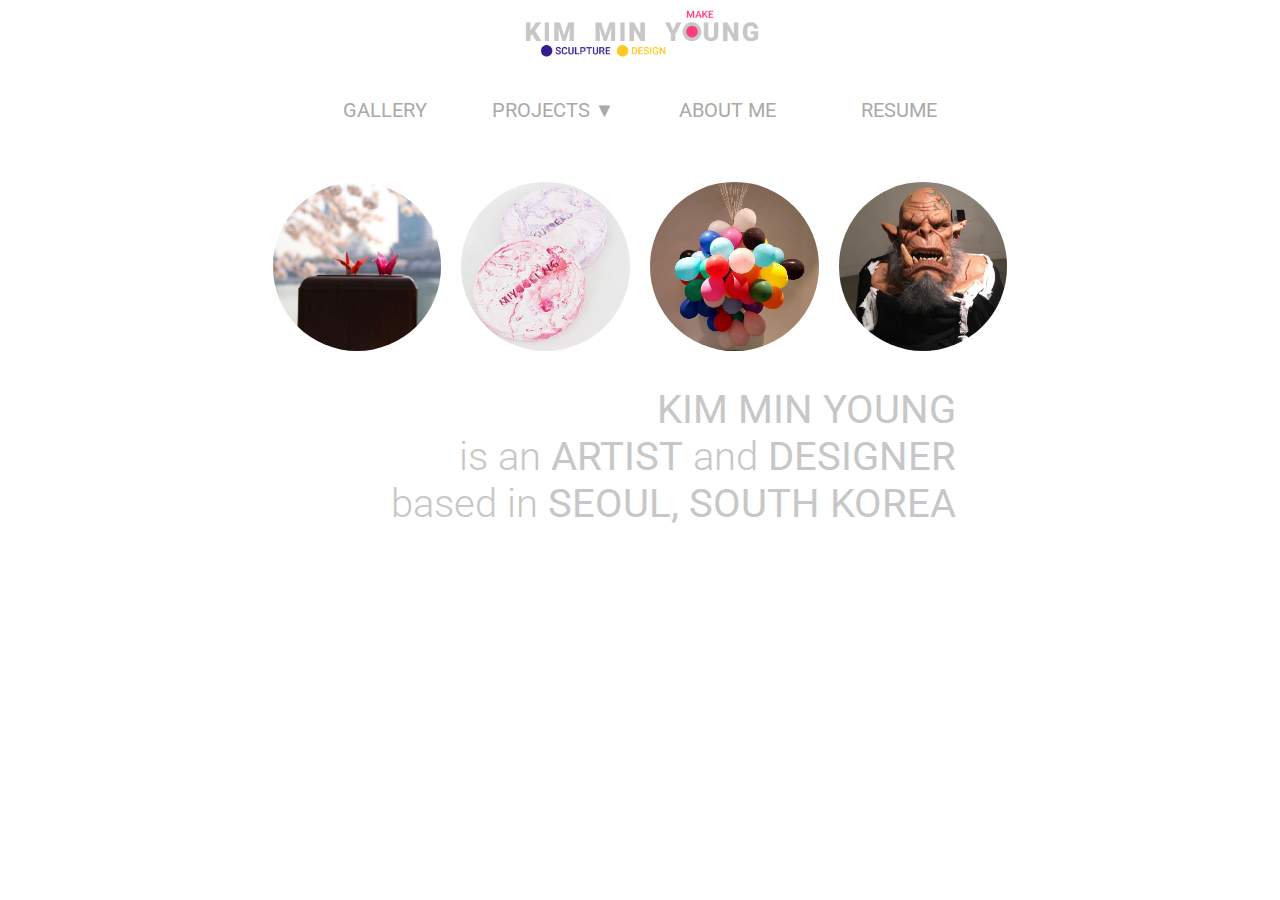
<file: index.html>
<!DOCTYPE html>
<html>
    <head>
        <link rel="stylesheet" href="style.css">
        <title>MINYOUNG KIM</title>
        <meta name="viewport" content="width=device-width, initial-scale=1">
        <meta charset="UTF-8">
        <meta name="description" content="artportfolio">
        <link href="https://fonts.googleapis.com/css?family=Roboto:100,300,400,500,700,900%7COpen+Sans:300,400,600" rel="stylesheet">
    </head>
<body> 
<!--_____________________________________________________________________________________________________________________________-->    
<div id="content">  <!--wrapping for the entire grid-->    
<!--each div is a section of the grid-->
<!--__________________________________________________________LOGO___________________________________________________________________-->
<div class=logo>
    <a href="index.html"> <img src="img/logo.png" id="logostyle" alt="KIM MIN YOUNG"></a>
</div> 
<!--__________________________________________________________LOGO_END__________________________________________________________________--> 
    
    
<!--_______________________________________________________NAVBAR______________________________________________________________________-->  
<nav id="mySidenav"> 
    <a href="javascript:void(0)" class="closebtn" onclick="closeNav()">&times;</a> <!--____ code from W3SCHOOLS (https://www.w3schools.com/howto/howto_js_sidenav.asp)-->
    <a href="gallery.html">GALLERY</a>
<!--_____code adapted from W3SCHOOLS______(https://www.w3schools.com/howto/howto_css_dropdown_navbar.asp)_____-->    
            <div class=dropdown>
                 <a href="#" class="dropbtn">PROJECTS &#9660;</a> 
                     <div class="dropdown-content">
                         <a href="wish.html">WISH</a>
                         <a href="moonsoban.html">MOON SO BAN</a>
                         <a href="balloon.html">BALLOON PROJECT</a>
                     </div>       
            </div>
<!--code adapted from W3SCHOOLS_END______________-->     
     <a href="aboutme.html">ABOUT ME</a>
     <a href="resume.html">RESUME</a>
     <span class="openbtn" onclick="openNav()">&#9776; </span>    
    
</nav>

<!--____ code from W3SCHOOLS (https://www.w3schools.com/howto/howto_js_sidenav.asp)-->    
<script>
function openNav() {
    document.getElementById("mySidenav").style.width = "250px";}

function closeNav() {
    document.getElementById("mySidenav").style.width = "0";}
</script>    
<!--____ code from W3SCHOOLS (https://www.w3schools.com/howto/howto_js_sidenav.asp)_END__-->    
<!--_______________________________________________________NAVBAR_END_____________________________________________________________________-->    

    

<div class="homepageimg"> 
<img src="img/home1.jpg" class="circleimg" alt="paper cranes">
    <img src="img/home2.jpg" class="circleimg" alt="marble coasters">
    <img src="img/home6.jpg" class="circleimg" alt="balloons">
    <img src="img/home4.jpg" class="circleimg" alt="sculpture">
  
    </div>
    
    
<div class="homepage">    
    
   <strong> KIM MIN YOUNG</strong>
    <br>is an  <strong>ARTIST</strong> and  <strong>DESIGNER</strong> 
    <br>based in <strong> SEOUL, SOUTH KOREA</strong>

    </div>
    
    


   
</div>    
    

</body>
</html>
</file>
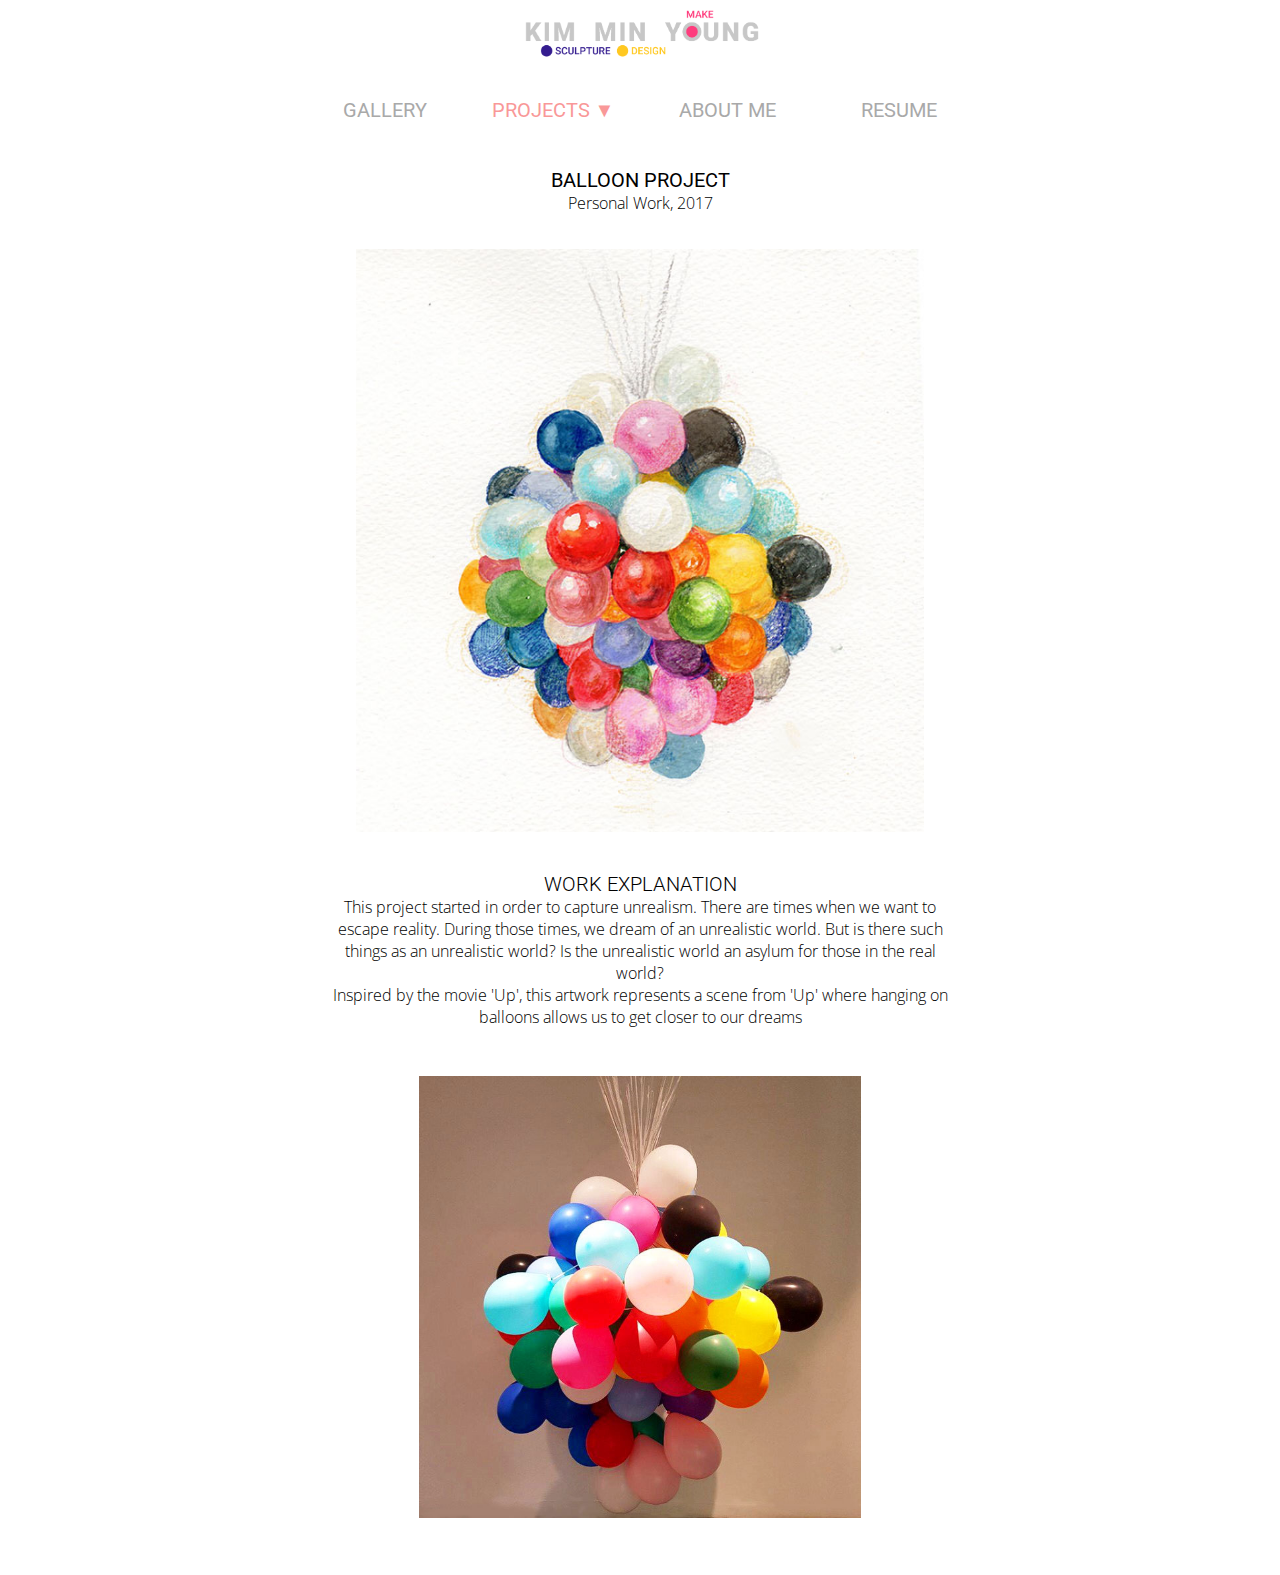
<file: balloon.html>
<!DOCTYPE html>
<html>
    <head>
        <link rel="stylesheet" href="style.css">
        <title>BALLOON PROJECT</title>
        <meta name="viewport" content="width=device-width, initial-scale=1">
        <meta charset="UTF-8">
        <meta name="description" content="artportfolio">
        <link href="https://fonts.googleapis.com/css?family=Roboto:100,300,400,500,700,900%7COpen+Sans:300,400,600" rel="stylesheet">
    </head>
<body> 
<!--_____________________________________________________________________________________________________________________________-->    
<div id="content">  <!--wrapping for the entire grid-->    
<!--each div is a section of the grid-->
<!--__________________________________________________________LOGO___________________________________________________________________-->
<div class=logo>
    <a href="index.html"> <img src="img/logo.png" id="logostyle" alt="KIM MIN YOUNG"></a>
</div> 
<!--__________________________________________________________LOGO_END__________________________________________________________________--> 
    
    
<!--_______________________________________________________NAVBAR______________________________________________________________________-->  
<nav id="mySidenav"> 
    <a href="javascript:void(0)" class="closebtn" onclick="closeNav()">&times;</a> <!--____ code from W3SCHOOLS (https://www.w3schools.com/howto/howto_js_sidenav.asp)-->
    <a href="gallery.html">GALLERY</a>
<!--_____code adapted from W3SCHOOLS______(https://www.w3schools.com/howto/howto_css_dropdown_navbar.asp)_____-->    
            <div class=dropdown>
                 <a href="#" class="dropbtn"><span class="navbarcolour">PROJECTS &#9660;</span></a> 
                     <div class="dropdown-content">
                         <a href="wish.html">WISH</a>
                         <a href="moonsoban.html">MOON SO BAN</a>
                         <a href="balloon.html"><span class="navbarcolour">BALLOON PROJECT</span></a>
                     </div>       
            </div>
<!--code adapted from W3SCHOOLS_END______________-->     
     <a href="aboutme.html">ABOUT ME</a>
     <a href="resume.html">RESUME</a>
     <span class="openbtn" onclick="openNav()">&#9776; </span>    
    
</nav>

<!--____ code from W3SCHOOLS (https://www.w3schools.com/howto/howto_js_sidenav.asp)-->    
<script>
function openNav() {
    document.getElementById("mySidenav").style.width = "250px";}

function closeNav() {
    document.getElementById("mySidenav").style.width = "0";}
</script>    
<!--____ code from W3SCHOOLS (https://www.w3schools.com/howto/howto_js_sidenav.asp)_END__-->    
<!--_______________________________________________________NAVBAR_END_____________________________________________________________________-->    
    
    
<div class="project">
   
     <p> 
        <span class="projectstyle">BALLOON PROJECT</span>
        <br>Personal Work, 2017
     </p>        
        
    <img src="img/balloonpage1.jpg" class="projectimg" alt="balloonsketch">
    
     <p>
        <span class="projectstyle2">WORK EXPLANATION</span>
        <br>This project started in order to capture unrealism. There are times when we want to escape reality. During those times, we dream of an unrealistic world. But is there such things as an unrealistic world? Is the unrealistic world an asylum for those in the real world?
        <br>Inspired by the movie 'Up', this artwork represents a scene from 'Up' where hanging on balloons allows us to get closer to our dreams
     </p>
        
    <img src="img/balloonpage2.jpg" class="projectimg2" alt="balloons">

    
        <br>
        <br>
        <br>
        
        
</div>
</div> 
</body>
</html>
</file>
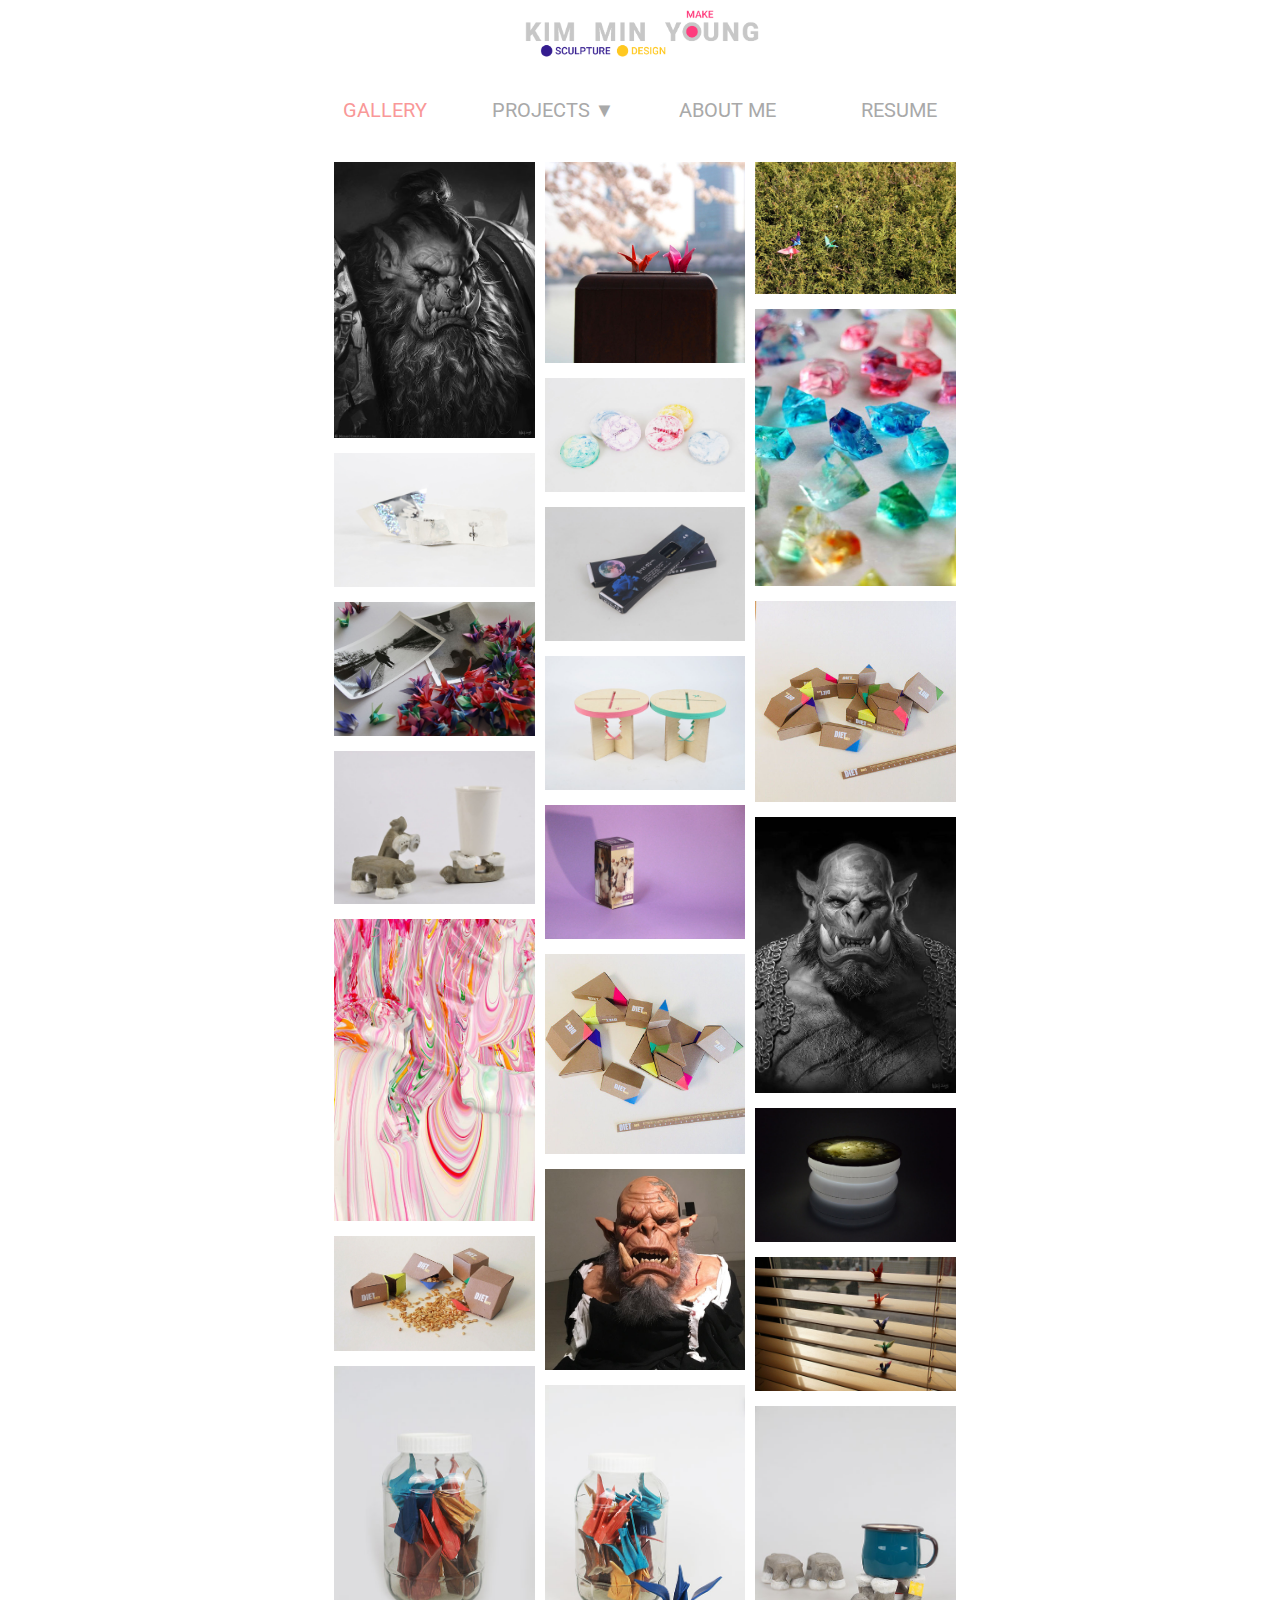
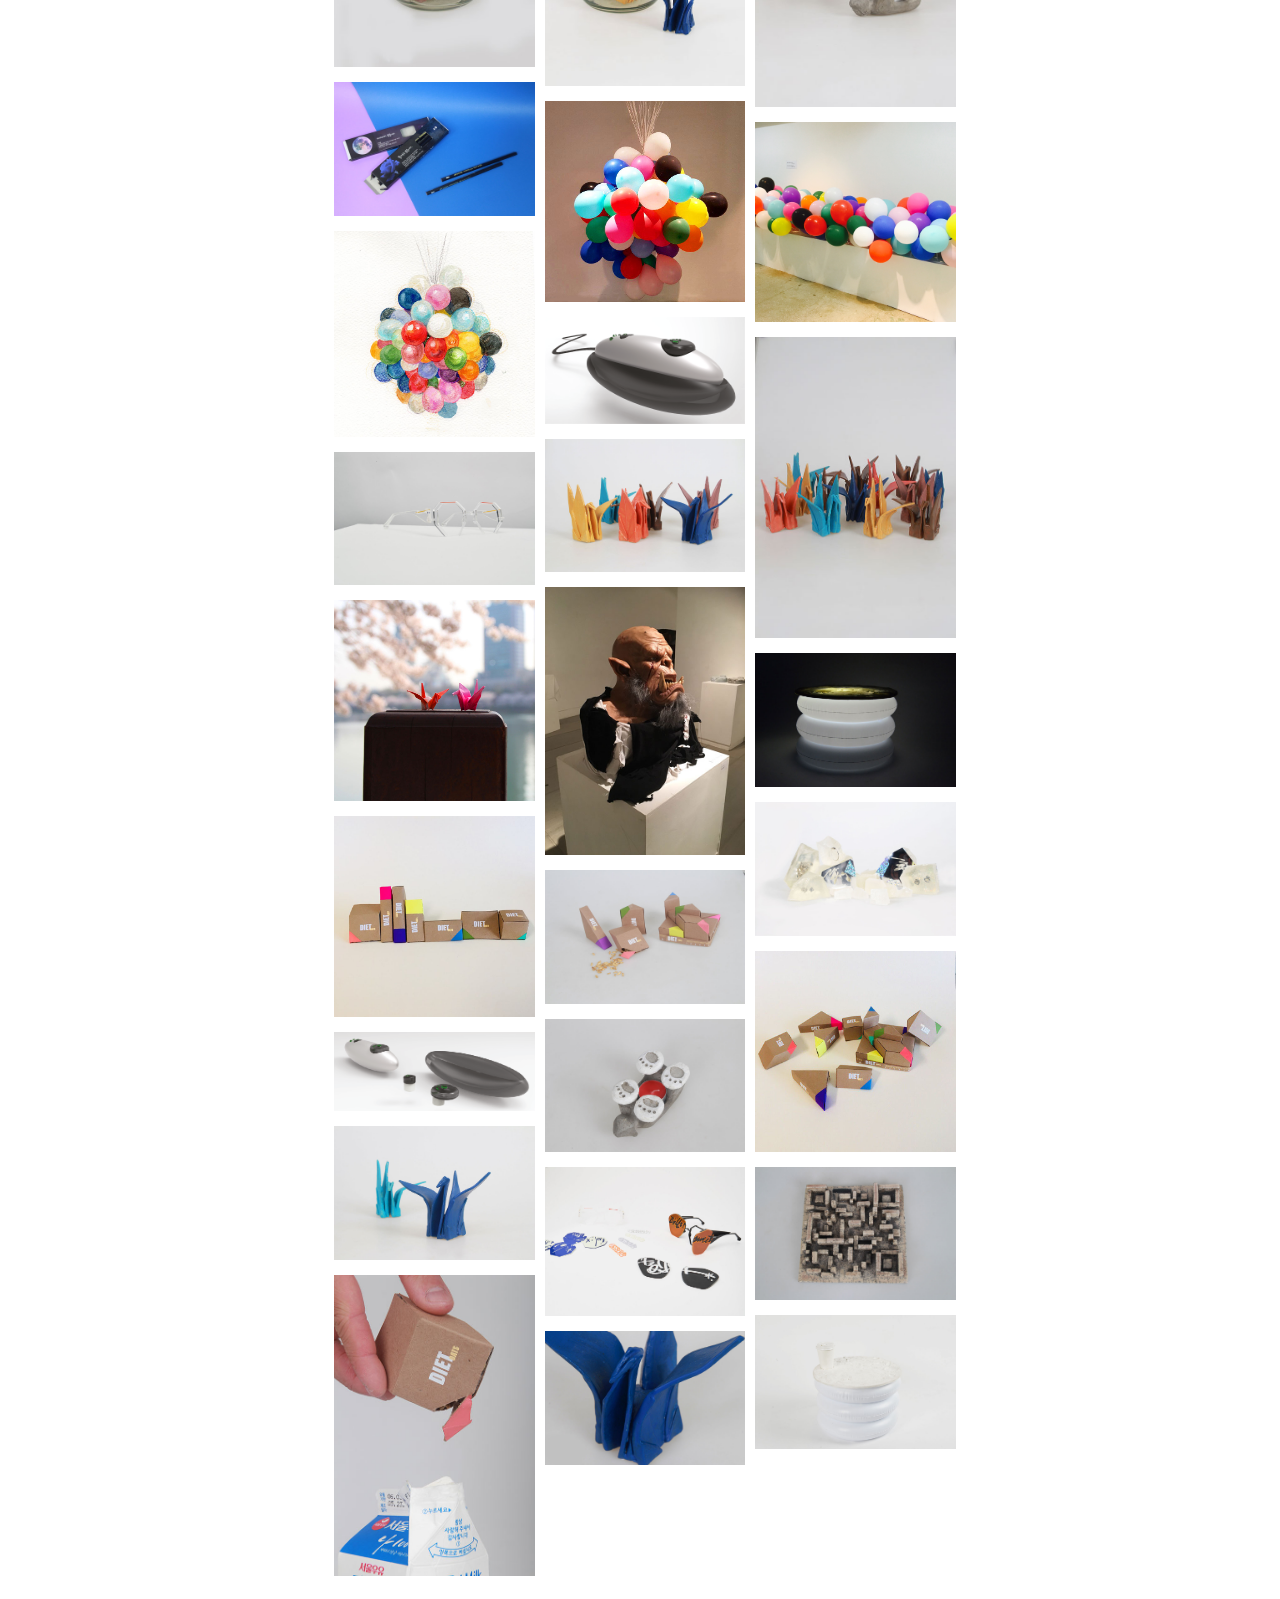
<file: gallery.html>
<!DOCTYPE html>
<html>
    <head>
        <link rel="stylesheet" href="style.css">
        <title>GALLERY</title>
        <meta name="viewport" content="width=device-width, initial-scale=1">
        <meta charset="UTF-8">
        <meta name="description" content="artportfolio">
        <link href="https://fonts.googleapis.com/css?family=Roboto:100,300,400,500,700,900%7COpen+Sans:300,400,600" rel="stylesheet">
    </head>
<body> 
<!--_____________________________________________________________________________________________________________________________-->    
<div id="content">  <!--wrapping for the entire grid-->    
<!--each div is a section of the grid-->
<!--__________________________________________________________LOGO___________________________________________________________________-->
<div class=logo>
    <a href="index.html"> <img src="img/logo.png" id="logostyle" alt="KIM MIN YOUNG"></a>
</div> 
<!--__________________________________________________________LOGO_END__________________________________________________________________--> 
    
    
<!--_______________________________________________________NAVBAR______________________________________________________________________-->  
<nav id="mySidenav"> 
    <a href="javascript:void(0)" class="closebtn" onclick="closeNav()">&times;</a> <!--____ code from W3SCHOOLS (https://www.w3schools.com/howto/howto_js_sidenav.asp)-->
    <a href="gallery.html"><span class="navbarcolour">GALLERY</span></a>
<!--_____code adapted from W3SCHOOLS______(https://www.w3schools.com/howto/howto_css_dropdown_navbar.asp)_____-->    
            <div class=dropdown>
                 <a href="#" class="dropbtn">PROJECTS &#9660;</a> 
                     <div class="dropdown-content">
                         <a href="wish.html">WISH</a>
                         <a href="moonsoban.html">MOON SO BAN</a>
                         <a href="balloon.html">BALLOON PROJECT</a>
                     </div>       
            </div>
<!--code adapted from W3SCHOOLS_END______________-->     
     <a href="aboutme.html">ABOUT ME</a>
     <a href="resume.html">RESUME</a>
     <span class="openbtn" onclick="openNav()">&#9776; </span>    
    
</nav>

<!--____ code from W3SCHOOLS (https://www.w3schools.com/howto/howto_js_sidenav.asp)-->    
<script>
function openNav() {
    document.getElementById("mySidenav").style.width = "250px";}

function closeNav() {
    document.getElementById("mySidenav").style.width = "0";}
</script>    
<!--____ code from W3SCHOOLS (https://www.w3schools.com/howto/howto_js_sidenav.asp)_END__-->    
<!--_______________________________________________________NAVBAR_END_____________________________________________________________________-->  

    
    
    
  <div class="column1"> 
      <div class="hover">
          <img src="img/surreal3.jpg"  alt="sculpture">
          <div class="text">SURREAL</div>
      </div>
      <div class="hover">
          <img src="img/crystal1.jpg" alt="crystal">
          <div class="text">CRYSTAL</div>
      </div>
      <div class="hover">
          <img src="img/WISH10.jpg"  alt="wish">
          <div class="text">WISH</div>
      </div>       
      <div class="hover">
          <img src="img/bear1.jpg" alt="bear warmer">
          <div class="text">BEAR WARMER</div>
      </div>
      <div class="hover">
          <img src="img/marble2.jpg"  alt="marble">
          <div class="text">MARBLE</div>
      </div>      
      <div class="hover">
          <img src="img/oats5.jpg"  alt="oats">
          <div class="text">DIET OATS</div>
      </div> 
      <div class="hover">
          <img src="img/WISH4.jpg"  alt="wish">
          <div class="text">WISH</div>
      </div>
      <div class="hover">
          <img src="img/pencil1.jpg"  alt="pencil">
          <div class="text">TOMBOW PENCIL SPECIAL EDITION</div>
      </div>
      <div class="hover">
          <img src="img/balloonpage1.jpg" alt="balloon">
          <div class="text">BALLOON PROJECT</div>
      </div>
      <div class="hover">
          <img src="img/glasses.jpg" alt="glasses">
          <div class="text">IDEA MADE</div>
      </div>
      <div class="hover">
          <img src="img/WISH6.jpg"  alt="wish">
          <div class="text">WISH</div>
      </div>     
      <div class="hover">
          <img src="img/oats4.jpg"  alt="oats">
          <div class="text">DIET OATS</div>
      </div>      
      <div class="hover">
          <img src="img/green2.png" alt="hearing aid">
          <div class="text">GREEN HEARING AID</div>
      </div> 
      <div class="hover">
          <img src="img/WISH9.jpg"  alt="wish">
          <div class="text">WISH</div>
      </div>
      <div class="hover">
          <img src="img/oats7.jpg"  alt="oats">
          <div class="text">DIET OATS</div>
      </div>
       
  </div>
    
  <div class="column2">  
      <div class="hover">
          <img src="img/home1.jpg" alt="paper cranes">
          <div class="text">WISH</div>
      </div> 
      <div class="hover">
          <img src="img/marble.jpg"  alt="marble">
          <div class="text">MARBLE</div>
      </div>
      <div class="hover">
          <img src="img/pencil2.jpg"  alt="pencil">
          <div class="text">TOMBOW PENCIL SPECIAL EDITION</div>
      </div> 
       <div class="hover">
          <img src="img/stool1.jpg"  alt="stool">
          <div class="text">USE</div>
      </div>      
      <div class="hover">
          <img src="img/puppy1.jpg"  alt="packaging">
          <div class="text">PACKAGE DESIGN</div>
      </div>
      <div class="hover">
          <img src="img/oats2.jpg"  alt="oats">
          <div class="text">DIET OATS</div>
      </div> 
      <div class="hover">
          <img src="img/home4.jpg"  alt="sculpture">
          <div class="text">SURREAL</div>
      </div>
      <div class="hover">
          <img src="img/WISH1.jpg"  alt="wish">
          <div class="text">WISH</div>
      </div>      
      <div class="hover">
          <img src="img/balloonpage2.jpg"  alt="balloons">
          <div class="text">BALLOON PROJECT</div>
      </div>     
      <div class="hover">
          <img src="img/green1.png" alt="hearing aid">
          <div class="text">GREEN HEARING AID</div>
      </div>
      <div class="hover">
          <img src="img/WISH7.jpg"  alt="wish">
          <div class="text">WISH</div>
      </div>
      <div class="hover">
          <img src="img/surreal1.jpg"  alt="sculpture">
          <div class="text">SURREAL</div>
      </div>
      <div class="hover">
          <img src="img/oats6.jpg"  alt="oats">
          <div class="text">DIET OATS</div>
      </div>      
      <div class="hover">
          <img src="img/bear2.jpg" alt="bear warmer">
          <div class="text">BEAR WARMER</div>
      </div>
      <div class="hover">
          <img src="img/glasses2.jpg" alt="glasses">
          <div class="text">IDEA MADE</div>
      </div>
      <div class="hover">
          <img src="img/WISH5.jpg"  alt="wish">
          <div class="text">WISH</div>
      </div>
  </div>
    
  <div class="column3">
      <div class="hover">
          <img src="img/WISH2.jpg"  alt="wish">
          <div class="text">WISH</div>
      </div>      
      <div class="hover">
          <img src="img/kohakutou1.jpg"  alt="kohakutou">
          <div class="text">KOHAKUTOU</div>
      </div>
      <div class="hover">
          <img src="img/oats1.jpg"  alt="oats">
          <div class="text">DIET OATS</div>
      </div>
      <div class="hover">
          <img src="img/surreal2.jpg"  alt="sculpture">
          <div class="text">SURREAL</div>
      </div>
      <div class="hover">
          <img src="img/moonpage1.jpg"  alt="moon so ban">
          <div class="text">MOON SO-BAN</div>
      </div>
      <div class="hover">
          <img src="img/WISH8.jpg"  alt="wish">
          <div class="text">WISH</div>
      </div>
      <div class="hover">
          <img src="img/bear3.jpg" alt="bear warmer">
          <div class="text">BEAR WARMER</div>
      </div>           
      <div class="hover">
          <img src="img/home3.jpg"  alt="balloons">
          <div class="text">BALLOON PROJECT</div>
      </div>      
      <div class="hover">
          <img src="img/WISH3.jpg"  alt="wish">
          <div class="text">WISH</div>
      </div>
      <div class="hover">
          <img src="img/moonpage2.jpg"  alt="moon so ban">
          <div class="text">MOON SO-BAN</div>
      </div>
      <div class="hover">
          <img src="img/crystal2.jpg"  alt="crystal">
          <div class="text">CRYSTAL</div>
      </div>
      <div class="hover">
          <img src="img/oats3.jpg"  alt="oats">
          <div class="text">DIET OATS</div>
      </div>      
      <div class="hover">
          <img src="img/maze1.jpg"  alt="maze">
          <div class="text">MAZE</div>
      </div>
      <div class="hover">
          <img src="img/moonpage3.jpg"  alt="moon so ban">
          <div class="text">MOON SO-BAN</div>
      </div>
     
      <!-- TO ADD IMAGES
      <div class="hover">
          <img src=""  alt="">
          <div class="text"></div>
      </div>
       Paste this. src is for where the image is, alt is a description of the image, <div class="text"></div> is for the text overlay when hovered-->
      
    </div>
      
    
    

     
</div>    

    </body>
</html>
</file>
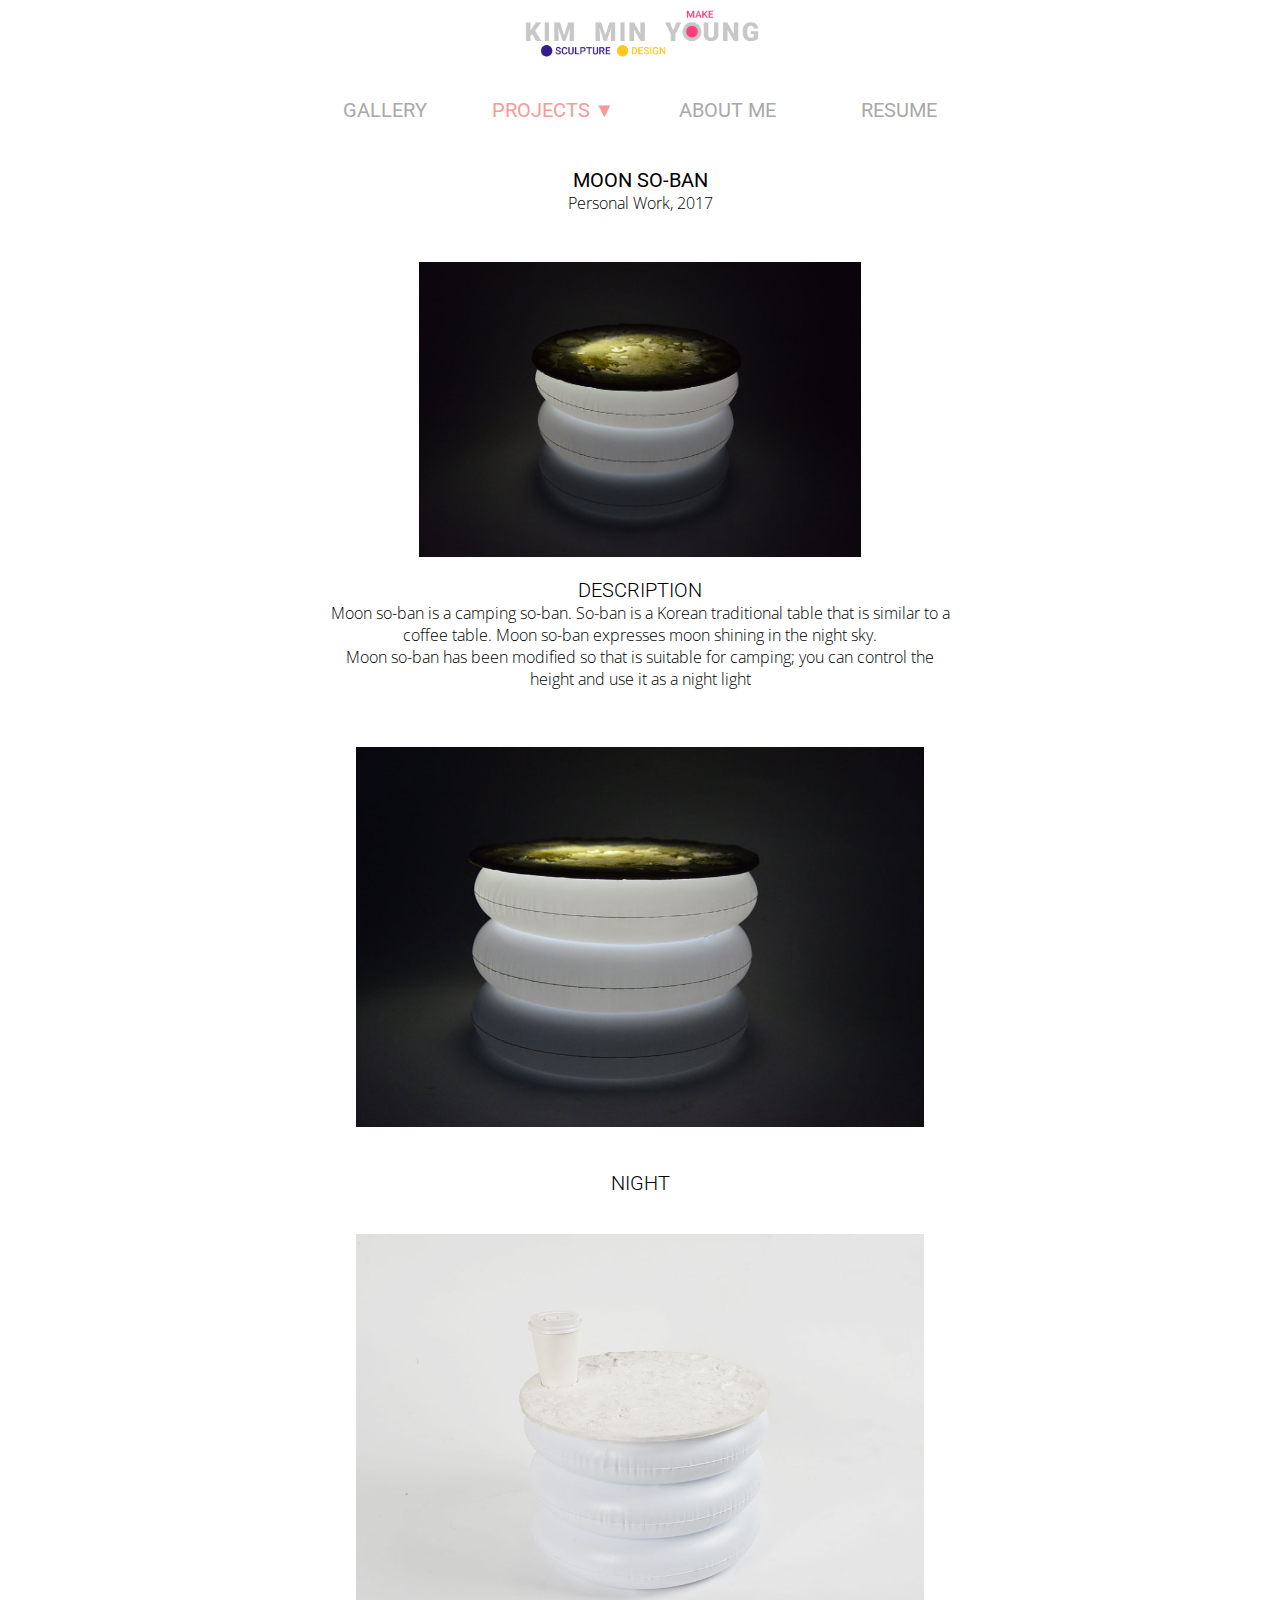
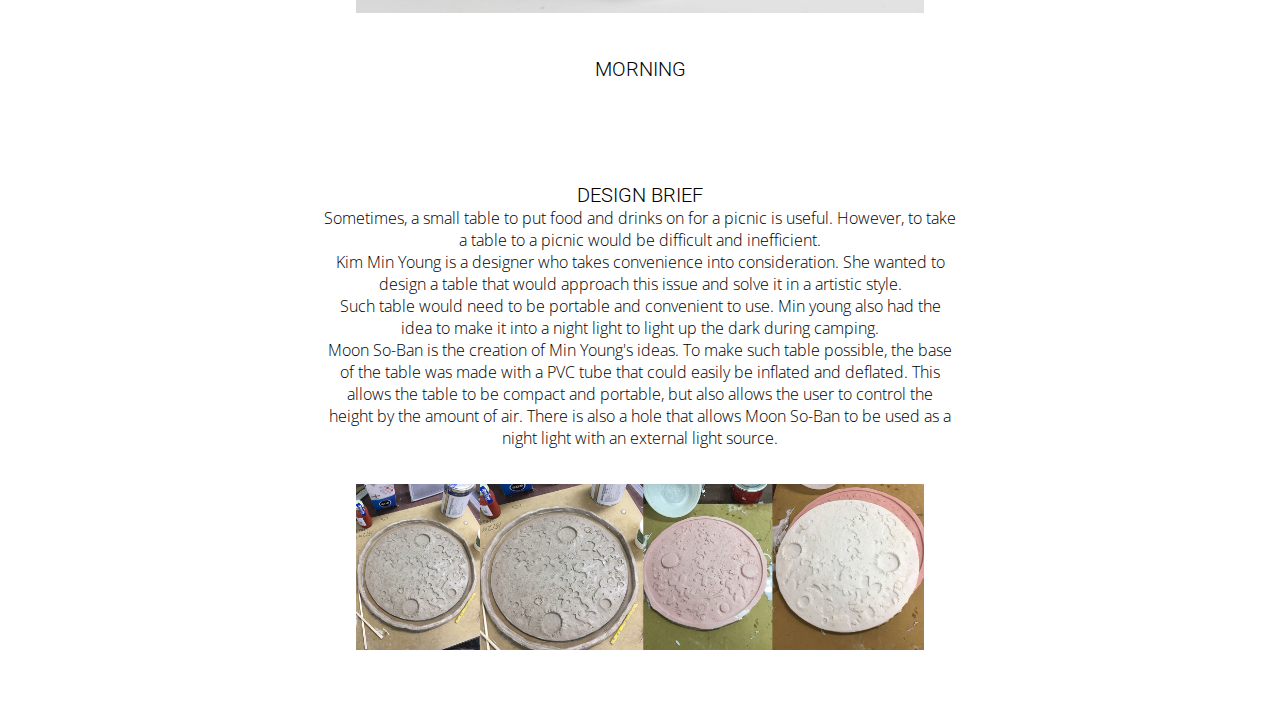
<file: moonsoban.html>
<!DOCTYPE html>
<html>
    <head>
        <link rel="stylesheet" href="style.css">
        <title>MOON SO-BAN</title>
        <meta name="viewport" content="width=device-width, initial-scale=1">
        <meta charset="UTF-8">
        <meta name="description" content="artportfolio">
        <link href="https://fonts.googleapis.com/css?family=Roboto:100,300,400,500,700,900%7COpen+Sans:300,400,600" rel="stylesheet">
    </head>
<body> 
<!--_____________________________________________________________________________________________________________________________-->    
<div id="content">  <!--wrapping for the entire grid-->    
<!--each div is a section of the grid-->
<!--__________________________________________________________LOGO___________________________________________________________________-->
<div class=logo>
    <a href="index.html"> <img src="img/logo.png" id="logostyle" alt="KIM MIN YOUNG"></a>
</div> 
<!--__________________________________________________________LOGO_END__________________________________________________________________--> 
    
    
<!--_______________________________________________________NAVBAR______________________________________________________________________-->  
<nav id="mySidenav"> 
    <a href="javascript:void(0)" class="closebtn" onclick="closeNav()">&times;</a> <!--____ code from W3SCHOOLS (https://www.w3schools.com/howto/howto_js_sidenav.asp)-->
    <a href="gallery.html">GALLERY</a>
<!--_____code adapted from W3SCHOOLS______(https://www.w3schools.com/howto/howto_css_dropdown_navbar.asp)_____-->    
            <div class=dropdown>
                 <a href="#" class="dropbtn"><span class="navbarcolour">PROJECTS &#9660;</span></a> 
                     <div class="dropdown-content">
                         <a href="wish.html">WISH</a>
                         <a href="moonsoban.html"><span class="navbarcolour">MOON SO BAN</span></a>
                         <a href="balloon.html">BALLOON PROJECT</a>
                     </div>       
            </div>
<!--code adapted from W3SCHOOLS_END______________-->     
     <a href="aboutme.html">ABOUT ME</a>
     <a href="resume.html">RESUME</a>
     <span class="openbtn" onclick="openNav()">&#9776; </span>    
    
</nav>

<!--____ code from W3SCHOOLS (https://www.w3schools.com/howto/howto_js_sidenav.asp)-->    
<script>
function openNav() {
    document.getElementById("mySidenav").style.width = "250px";}

function closeNav() {
    document.getElementById("mySidenav").style.width = "0";}
</script>    
<!--____ code from W3SCHOOLS (https://www.w3schools.com/howto/howto_js_sidenav.asp)_END__-->    
<!--_______________________________________________________NAVBAR_END_____________________________________________________________________-->    
    
    
<div class="project">
   
     <p> 
        <span class="projectstyle">MOON SO-BAN</span>
        <br>Personal Work, 2017
     </p>        
        
    <img src="img/moonpage1.jpg" class="projectimg2" alt="moon so-ban">
    
     <p>
        <span class="projectstyle2">DESCRIPTION</span>
        <br>Moon so-ban is a camping so-ban. So-ban is a Korean traditional table that is similar to a coffee table.  Moon so-ban expresses moon shining in the night sky.
        <br>Moon so-ban has been modified so that is suitable for camping; you can control the height and use it as a night light
     </p>
    
    <br>
        
    <img src="img/moonpage2.jpg" class="projectimg" alt="moon so-ban">
        <p class="projectstyle2">NIGHT</p>
    <img src="img/moonpage3.jpg" class="projectimg" alt="moon so-ban">
        <p class="projectstyle2">MORNING</p>
    <br>
    <br>
    <br>
    
     <p>
        <span class="projectstyle2">DESIGN BRIEF</span>
        <br>Sometimes, a small table to put food and drinks on for a picnic is useful. However, to take a table to a picnic would be difficult and inefficient. 
        <br>Kim Min Young is a designer who takes convenience into consideration. She wanted to design a table that would approach this issue and solve it in a artistic style. 
        <br>Such table would need to be portable and convenient to use. Min young also had the idea to make it into a night light to light up the dark during camping.
        <br>Moon So-Ban is the creation of Min Young's ideas. To make such table possible, the base of the table was made with a PVC tube that could easily be inflated and deflated. This allows the table to be compact and portable, but also allows the user to control the height by the amount of air. There is also a hole that allows Moon So-Ban to be used as a night light with an external light source.

     </p>
    
    <img src="img/moonpage4.jpg" class="projectimg" alt="claycrane"> 
        
        
    
        <br>
        <br>
        <br>
        
        
</div>
</div> 
</body>
</html>
</file>
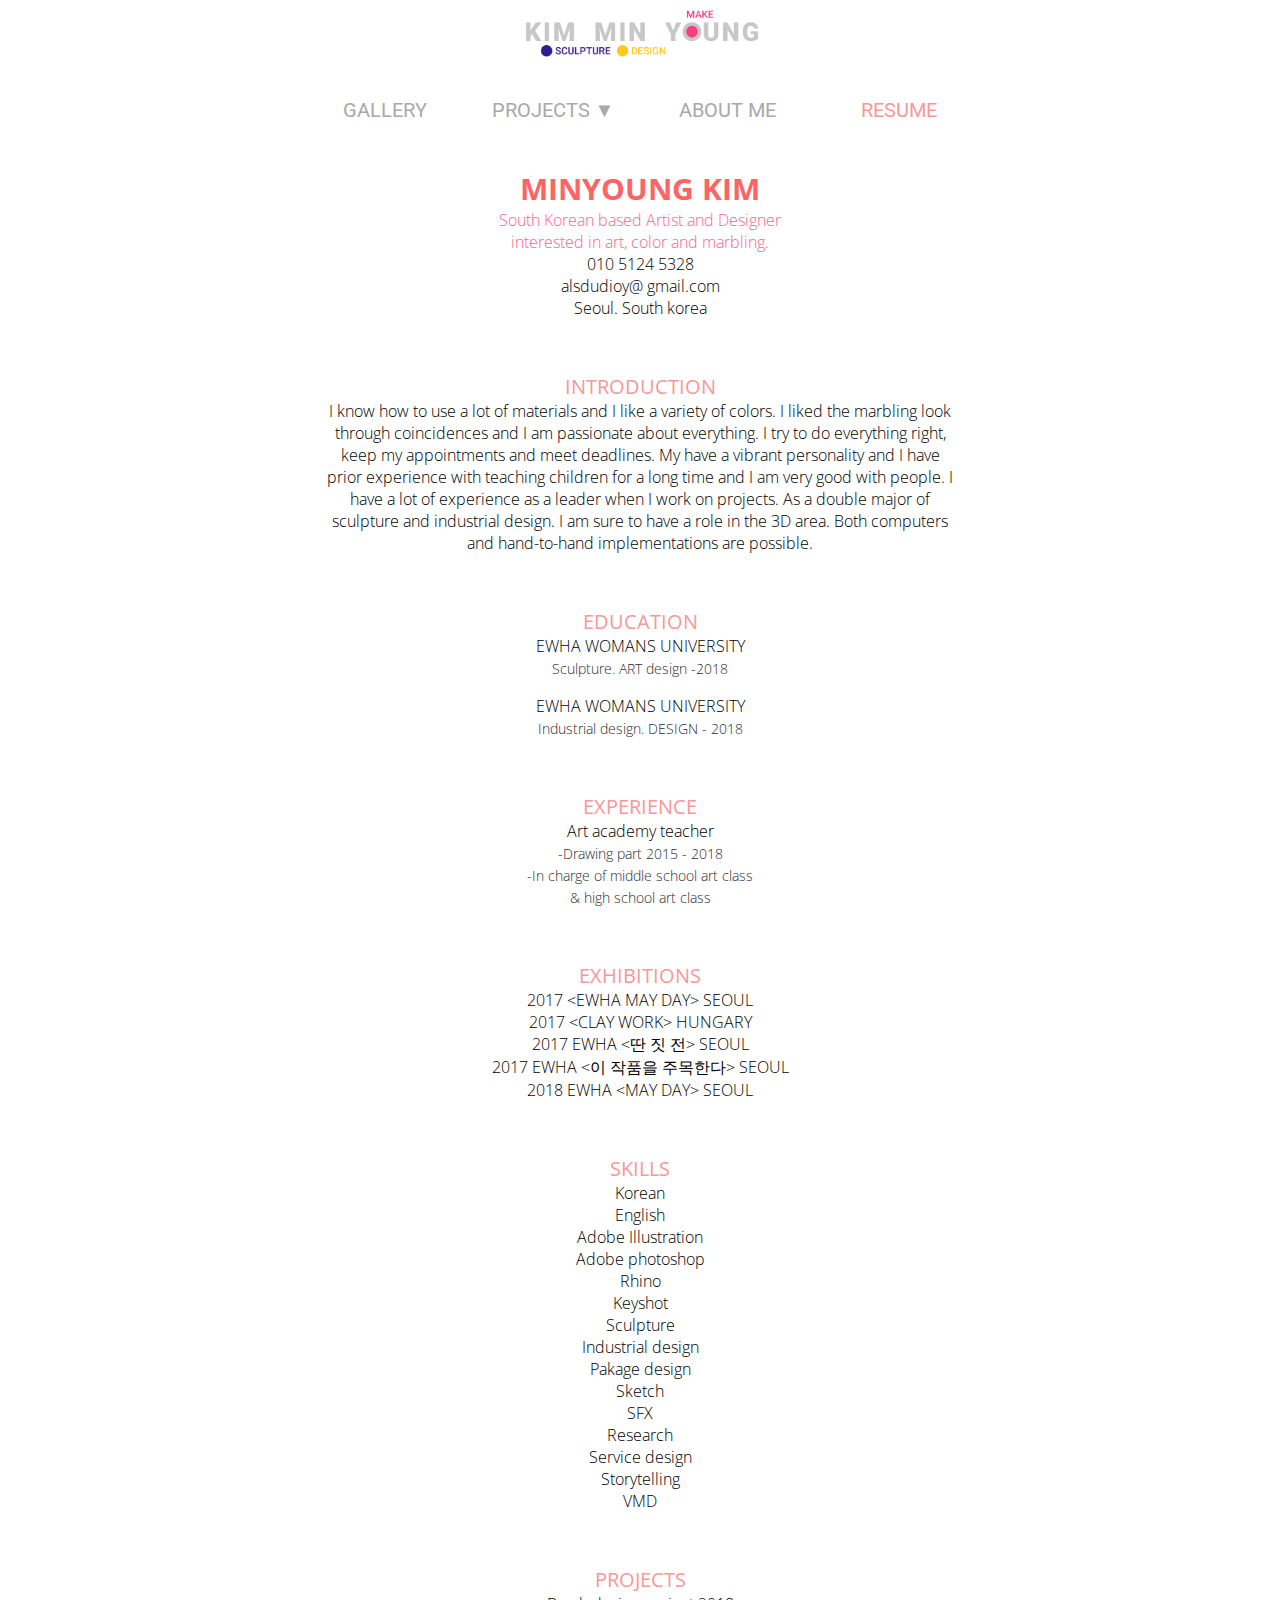
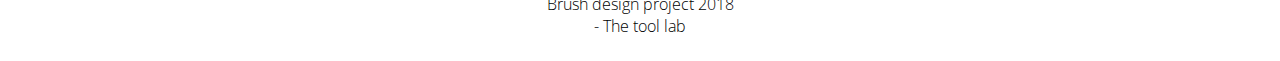
<file: resume.html>
<!DOCTYPE html>
<html>
    <head>
        <link rel="stylesheet" href="style.css">
        <title>RESUME</title>
        <meta name="viewport" content="width=device-width, initial-scale=1">
        <meta charset="UTF-8">
        <meta name="description" content="artportfolio">
        <link href="https://fonts.googleapis.com/css?family=Roboto:100,300,400,500,700,900%7COpen+Sans:300,400,600" rel="stylesheet">
    </head>
<body> 
<!--_____________________________________________________________________________________________________________________________-->    
<div id="content">  <!--wrapping for the entire grid-->    
<!--each div is a section of the grid-->
<!--__________________________________________________________LOGO___________________________________________________________________-->
<div class=logo>
    <a href="index.html"> <img src="img/logo.png" id="logostyle" alt="KIM MIN YOUNG"></a>
</div> 
<!--__________________________________________________________LOGO_END__________________________________________________________________--> 
    
    
<!--_______________________________________________________NAVBAR______________________________________________________________________-->  
<nav id="mySidenav"> 
    <a href="javascript:void(0)" class="closebtn" onclick="closeNav()">&times;</a> <!--____ code from W3SCHOOLS (https://www.w3schools.com/howto/howto_js_sidenav.asp)-->
    <a href="gallery.html">GALLERY</a>
<!--_____code adapted from W3SCHOOLS______(https://www.w3schools.com/howto/howto_css_dropdown_navbar.asp)_____-->    
            <div class=dropdown>
                 <a href="#" class="dropbtn">PROJECTS &#9660;</a> 
                     <div class="dropdown-content">
                         <a href="wish.html">WISH</a>
                         <a href="moonsoban.html"><span class="navbarcolour">MOON SO BAN</span></a>
                         <a href="balloon.html">BALLOON PROJECT</a>
                     </div>       
            </div>
<!--code adapted from W3SCHOOLS_END______________-->     
     <a href="aboutme.html">ABOUT ME</a>
     <a href="resume.html"><span class="navbarcolour">RESUME</span></a>
     <span class="openbtn" onclick="openNav()">&#9776; </span>    
    
</nav>

<!--____ code from W3SCHOOLS (https://www.w3schools.com/howto/howto_js_sidenav.asp)-->    
<script>
function openNav() {
    document.getElementById("mySidenav").style.width = "250px";}

function closeNav() {
    document.getElementById("mySidenav").style.width = "0";}
</script>    
<!--____ code from W3SCHOOLS (https://www.w3schools.com/howto/howto_js_sidenav.asp)_END__-->    
<!--_______________________________________________________NAVBAR_END_____________________________________________________________________-->  

    
<!--________________________________________________RESUME___________________________________________________________-->       
<div class=resume>
    
<!--________________________MINYOUNGKIM_________________________________-->      
    
    <p>
        <span class="resume1">MINYOUNG KIM</span>  
       <br><span class="resume4">South Korean based Artist and Designer
        <br>interested in art, color and marbling.</span>
        <br>010 5124 5328
        <br>alsdudioy@ gmail.com
        <br>Seoul. South korea 
    </p>
    <br>

<!--_______________________INTRODUCTION________________________________--> 
    <p> 
        <span class="resume2">INTRODUCTION</span>
                <br>
                   I know how to use a lot of materials and I like a variety of colors. I liked the marbling look through coincidences and I am passionate about everything. I try to do everything right, keep my appointments and meet deadlines. My have a vibrant personality and I have prior experience with teaching children for a long time and I am very good with people. I  have a lot of experience as a leader when I work on projects. As a double major of sculpture and industrial design. I am sure to have a role in the 3D area. Both computers and hand-to-hand implementations are possible. 
    </p>  
    <br>
    
<!--_________________EDUCATION____________________________________-->  
    <p> 
        <span class="resume2">EDUCATION</span>
              <br>EWHA WOMANS UNIVERSITY
              <br><span class="resume3">Sculpture. ART design -2018</span></p>
          <p>EWHA WOMANS UNIVERSITY
              <br><span class="resume3">Industrial design. DESIGN - 2018</span>
    </p> 
    <br>
<!--___________________________EXPERIENCE______________________________--> 
    <p>
         <span class="resume2">EXPERIENCE</span>
              <br>Art academy teacher
              <br><span class="resume3">-Drawing part 2015 - 2018
              <br>-In charge of middle school art class 
              <br>& high school art class</span>
    </p>
    <br>
<!--__________________________EXHIBITIONS_______________________________--> 
    <p>
         <span class="resume2">EXHIBITIONS</span>
             <br>2017  &#60;EWHA MAY DAY&#62;  SEOUL
             <br>2017  &#60;CLAY WORK&#62;  HUNGARY
             <br>2017 EWHA  &#60;딴 짓 전&#62;  SEOUL
             <br>2017 EWHA  &#60;이 작품을 주목한다&#62;  SEOUL
             <br>2018 EWHA  &#60;MAY DAY&#62;  SEOUL
    </p>
    <br>

<!--___________________________SKILLS______________________________-->      
    <p>
         <span class="resume2">SKILLS</span>
             <br>Korean
             <br>English
             <br>Adobe Illustration
             <br>Adobe photoshop
             <br>Rhino
             <br>Keyshot
             <br>Sculpture
             <br>Industrial design
             <br>Pakage design
             <br>Sketch
             <br>SFX
             <br>Research
             <br>Service design
             <br>Storytelling
             <br>VMD 
    </p>
    <br>
    
<!--_________________________PROJECTS________________________________-->   
    <p>
          <span class="resume2">PROJECTS</span>
              <br>Brush design project 2018
              <br> - The tool lab
    </p>

</div>    
  
</div>    
</body>
</html>
</file>
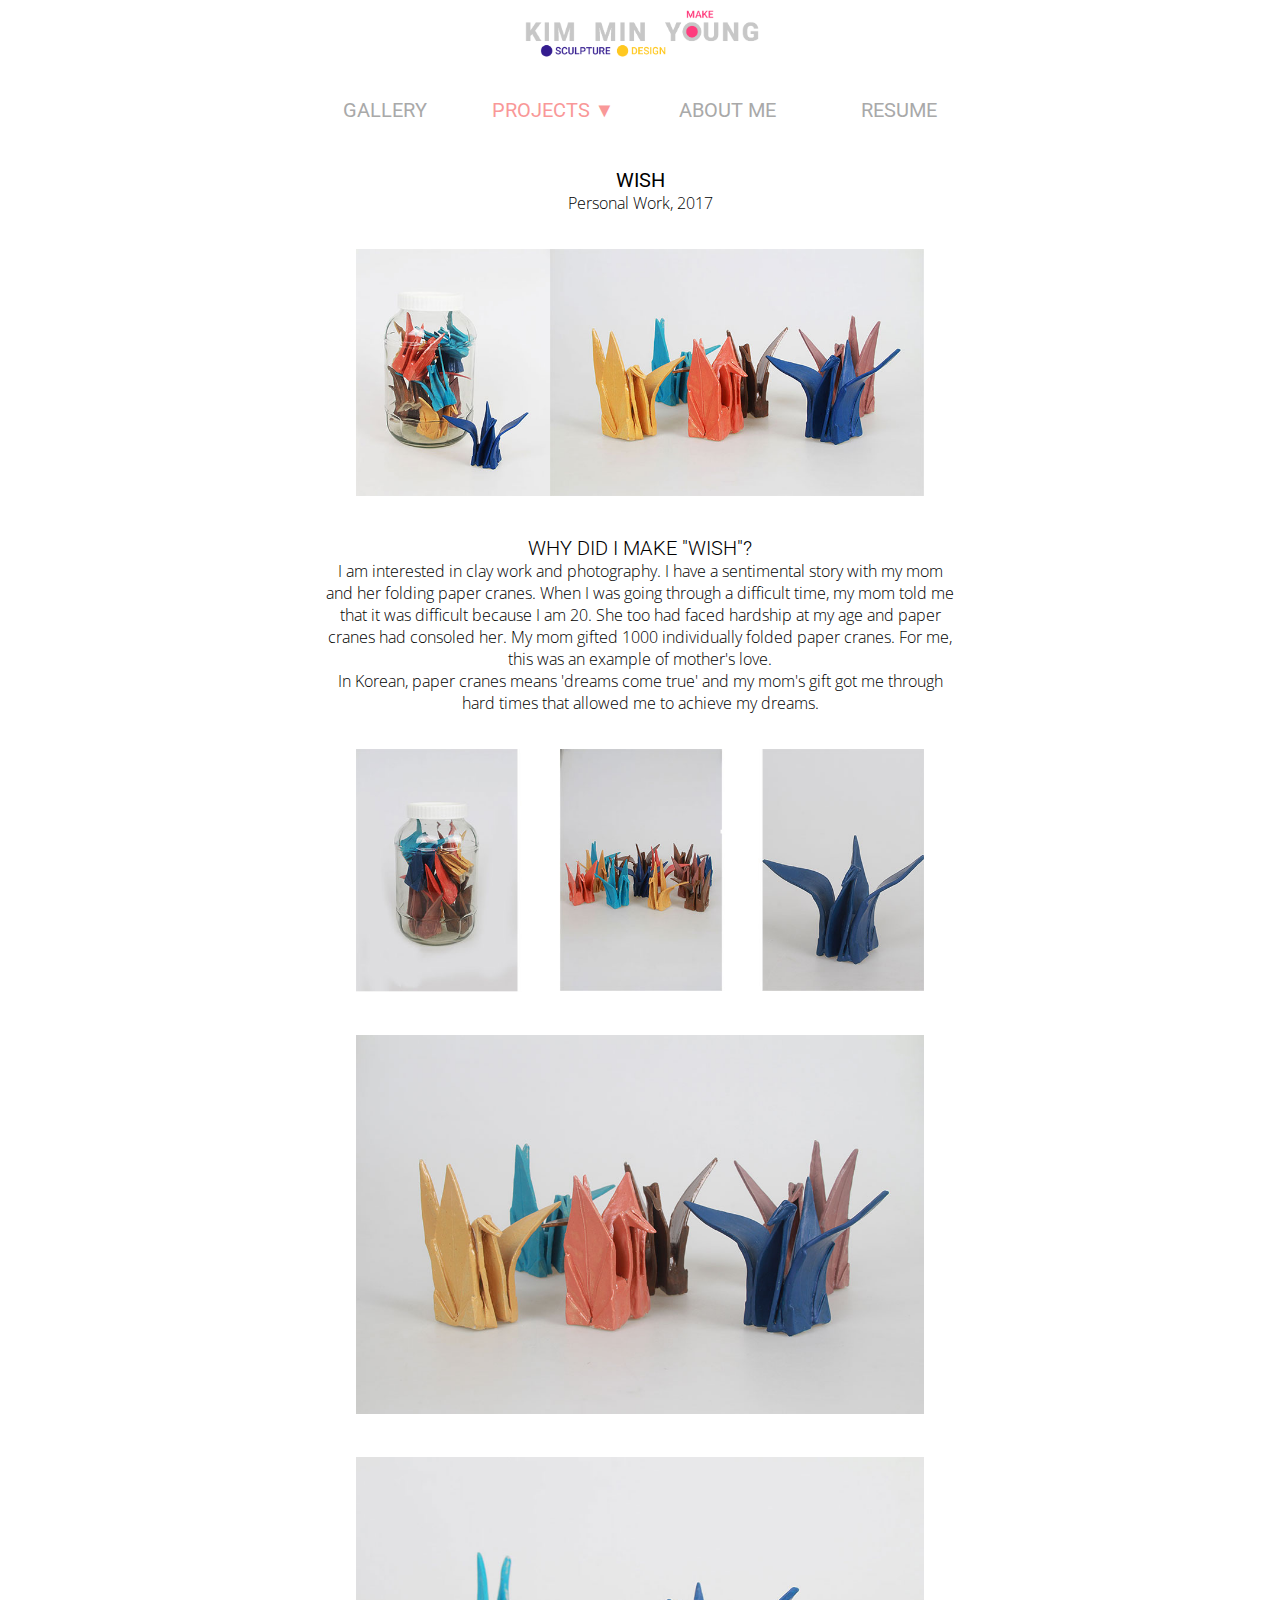
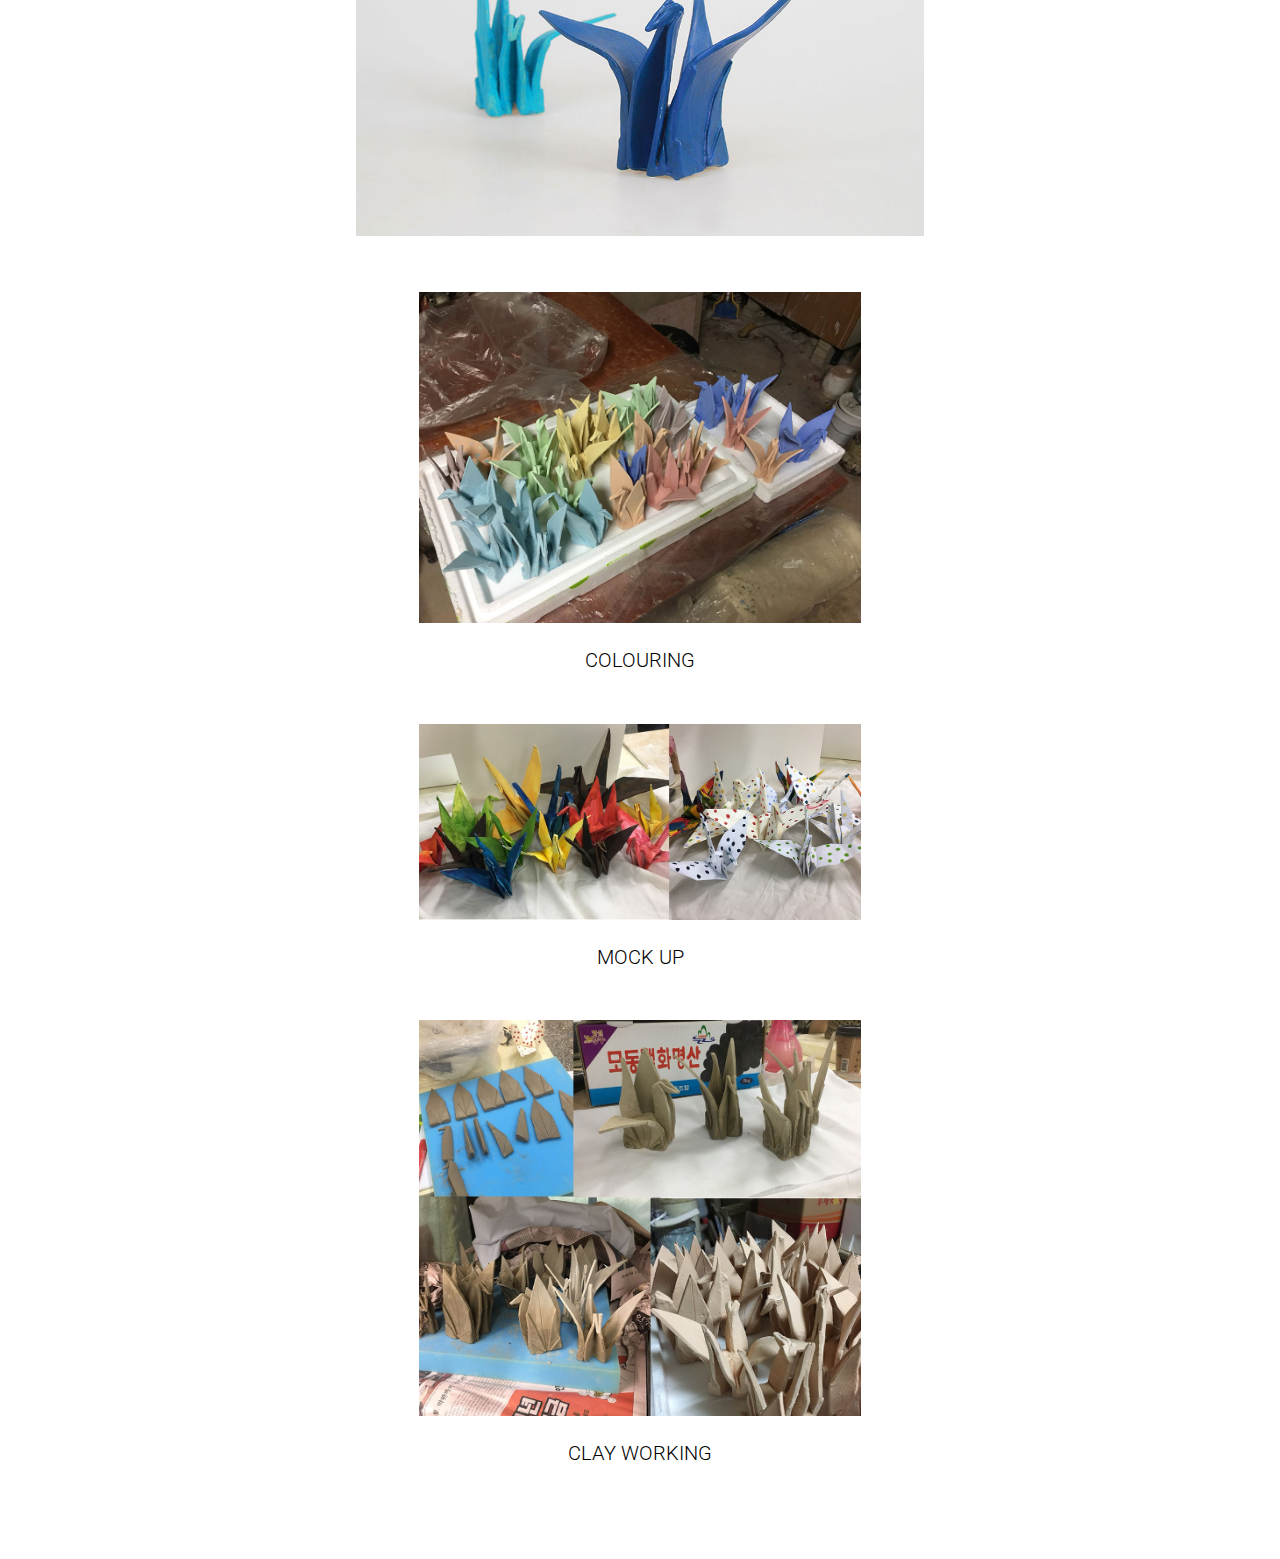
<file: wish.html>
<!DOCTYPE html>
<html>
    <head>
        <link rel="stylesheet" href="style.css">
        <title>WISH</title>
        <meta name="viewport" content="width=device-width, initial-scale=1">
        <meta charset="UTF-8">
        <meta name="description" content="artportfolio">
        <link href="https://fonts.googleapis.com/css?family=Roboto:100,300,400,500,700,900%7COpen+Sans:300,400,600" rel="stylesheet">
    </head>
<body> 
<!--_____________________________________________________________________________________________________________________________-->    
<div id="content">  <!--wrapping for the entire grid-->    
<!--each div is a section of the grid-->
<!--__________________________________________________________LOGO___________________________________________________________________-->
<div class=logo>
    <a href="index.html"> <img src="img/logo.png" id="logostyle" alt="KIM MIN YOUNG"></a>
</div> 
<!--__________________________________________________________LOGO_END__________________________________________________________________--> 
    
    
<!--_______________________________________________________NAVBAR______________________________________________________________________-->  
<nav id="mySidenav"> 
    <a href="javascript:void(0)" class="closebtn" onclick="closeNav()">&times;</a> <!--____ code from W3SCHOOLS (https://www.w3schools.com/howto/howto_js_sidenav.asp)-->
    <a href="gallery.html">GALLERY</a>
<!--_____code adapted from W3SCHOOLS______(https://www.w3schools.com/howto/howto_css_dropdown_navbar.asp)_____-->    
            <div class=dropdown>
                 <a href="#" class="dropbtn"><span class="navbarcolour">PROJECTS &#9660;</span></a> 
                     <div class="dropdown-content">
                         <a href="wish.html"><span class="navbarcolour">WISH</span></a>
                         <a href="moonsoban.html">MOON SO BAN</a>
                         <a href="balloon.html">BALLOON PROJECT</a>
                     </div>       
            </div>
<!--code adapted from W3SCHOOLS_END______________-->     
     <a href="aboutme.html">ABOUT ME</a>
     <a href="resume.html">RESUME</a>
     <span class="openbtn" onclick="openNav()">&#9776; </span>    
    
</nav>

<!--____ code from W3SCHOOLS (https://www.w3schools.com/howto/howto_js_sidenav.asp)-->    
<script>
function openNav() {
    document.getElementById("mySidenav").style.width = "250px";}

function closeNav() {
    document.getElementById("mySidenav").style.width = "0";}
</script>    
<!--____ code from W3SCHOOLS (https://www.w3schools.com/howto/howto_js_sidenav.asp)_END__-->    
<!--_______________________________________________________NAVBAR_END_____________________________________________________________________-->    
    
    
<div class="project">
   
     <p> 
        <span class="projectstyle">WISH</span>
        <br>Personal Work, 2017
     </p>        
        
    <img src="img/wishpage1.jpg" class="projectimg" alt="claycrane">
    
     <p>
        <span class="projectstyle2">WHY DID I MAKE "WISH"?</span>
        <br>I am interested in clay work and photography. I have a sentimental story with my mom and her folding paper cranes. When I was going through a difficult time, my mom told me that it was difficult because I am 20. She too had faced hardship at my age and paper cranes had consoled her. My mom gifted 1000 individually folded paper cranes. For me, this was an example of mother's love.
        <br>In Korean, paper cranes means 'dreams come true' and my mom's gift got me through hard times that allowed me to achieve my dreams.
     </p>
        
    <img src="img/wishpage2.jpg" class="projectimg" alt="claycrane">
    <img src="img/wishpage3.jpg" class="projectimg" alt="claycrane">
    <img src="img/wishpage4.jpg" class="projectimg" alt="claycrane">
    
    <img src="img/wishpage5.jpg" class="projectimg2" alt="claycrane"> 
        <p class="projectstyle2">COLOURING</p>
    <img src="img/wishpage6.jpg" class="projectimg2" alt="claycrane"> 
        <p class="projectstyle2">MOCK UP</p>
    <img src="img/wishpage7.jpg" class="projectimg2" alt="claycrane">  
        <p class="projectstyle2">CLAY WORKING</p>

    
        <br>
        <br>
        <br>
        
        
</div>
</div> 
</body>
</html>
</file>
<file: style.css>
html{
    width:auto;
    background-color: white;}

body{text-align: center;
    font-family: 'open sans', sans-serif;
    font-size: 16px;
    text-align:center;
    color: black;
    font-weight: 300;}

#content > *{
     background-color: white;}

/*------------------------------------------------------------------------------------------------------------------------------------------*/
 /*default layout*/
#content{  
     display:grid;
     /*grid template columns is determining the width of each column. The number of 'numbers' indicates the number of columns there are.*/
     grid-template-columns: repeat(12, 1fr);   
     grid-template-rows: repeat(4, minmax(0px, auto)); /*meaning that the height of the rows is 0px by default, but if the content in the element surpasses this, the grid eight is determined by the height of the content of element*/  
     grid-gap: 0px; /*gap between columns and rows is 0px*/
     margin-left: auto; /*to centre content*/
     margin-right: auto;
     grid-template-areas: /*string to determine how many columns an element takes up on the grid*/
        ". . . . logo logo logo logo . . . ."
        "nav nav nav nav nav nav nav nav nav nav nav nav"
        ". . . resume resume resume resume resume resume . . . "
        ". . . profile profile introduction introduction introduction introduction . . ."
        ". . . profile profile introduction introduction introduction introduction . . ."
        "contacts contacts contacts contacts contacts contacts contacts contacts contacts contacts contacts contacts"
        ". . . column1 column1 column2 column2 column3 column3 . . ."
        ". . homepageimg homepageimg homepageimg homepageimg homepageimg homepageimg homepageimg homepageimg . ."
        ". . . homepage homepage homepage homepage homepage homepage . . ."
        ". . . project project project project project project . . .";}
/*------------------------------------------------------------------------------------------------------------------------------------------*/


/* ------------------------------------------------nav bar start*/

nav a{
    padding: 40px ;
    top: 100px;
    width: 100%;
    display: inline;
    color: darkgrey;
    text-decoration: none;
    font-size: 20px;
    font-family: 'Roboto', sans-serif;}

nav a:hover{
    text-decoration: underline}

nav a:active{
    color:#f99898;}

nav{
    grid-area: nav;
    padding-top:30px;
    padding-bottom: 30px;
    grid-column-gap: 10px;
    font-family: 'roboto', sans-serif;
    font-size: 21px;
    font-weight: 400;}



.navbarcolour{
       color: #f99898;
}


.openbtn{
    display: none;} 

.closebtn{
    display:none;}

/* DROP DOWN*/
.dropbtn {
    background-color: transparent;
    color: darkgrey;
    color: dakgrey;
    padding: 20px;
    border: none;
    cursor: pointer;
    text-decoration: none;
    font-size: 20px;

}

.dropdown {
    position: relative;
    display: inline-block;}

.dropdown-content {
    display: none;
    position: absolute;
    background-color: white;
    min-width: 160px;
    z-index: 1;
    padding: 10px 20px 10px 0px;}

.dropdown-content a {
    color: darkgrey;
    padding: 12px 16px;
    text-decoration: none;
    display: block;
    }

.dropdown-content a:hover {text-decoration: underline;}

.dropdown:hover .dropdown-content {
    display: block;}

/*DROPDOWN END*/

/* --------------------------------------------------nav bar end*/



/* ------------------------------------------------ HOME PAGE  */

/*circle images on home page*/
.circleimg {
    width:20%;
    border-radius: 50%;
    padding: 10px;}

.homepageimg{
    grid-area: homepageimg;
    display:table;
    margin:auto;
    padding-top: 20px;
    padding-bottom: 20px;}

/*circle images on home page end*/


/*homepage introduction*/
.homepage {
    grid-area: homepage;
    font-family:'Roboto', sans-serif;
    font-size: 40px;
    color: #c7c7c7;
    text-align: right;}

/* HOME PAGE END */


/* ------------------------------------------------------LOGO */

.logo{
    grid-area: logo;
    padding: 0;}

#logostyle{
    width:60%;
}

/* LOGO END*/


/* ----------------------------------------------------RESUME*/
.resume{
    grid-area: resume;}

.resume1{
    color: #fd6464;
    font-weight: 700;
    font-size: 30px;}

.resume2{   
    text-align:center;
    color: #f99898;
    font-size: 20px;
    font-weight: 400;}

.resume3{          /*for subtexts*/
    font-size: 14px;
    color: #2c2c2c;}

.resume4{
    color: #ff658d;}

/* RESUME END*/

/* ---------------------------------------------------GALLERY*/
.gallery{
    grid-area: gallery;
}



.column1 img{
    width:100%;
    padding: 5px;
}

.column2 img{
    width:100%;
    padding: 5px;
}

.column3 img{
    width:100%;
    padding: 5px;
}

.column1{
    grid-area: column1;
    max-width: 100%;
padding:5px;}

.column2{  
    grid-area: column2;
    max-width: 100%
        ;padding:5px;}

.column3{
    grid-area: column3;
    max-width: 100%;padding:5px;}


.hover {
    position: relative;
    text-align: center;
    color: black;
}

.text {
    position: absolute;
    top: 50%;
    left: 50%;
    transform: translate(-50%, -50%);
    display: none;
    font-weight: 600;
}

.hover:hover .text{
    display: inline;
}

.hover:hover img{
    opacity:0.2;
}


/* GALLERY END*/

/* ---------------------------------------------------ABOUT ME*/ 
.profile{
    grid-area: profile;}


.introduction{
    grid-area: introduction;
    line-height: 140%;
    text-align:center;
    color: black;
    font-weight: 300;
    padding: 5%;}

.contacts{
    grid-area: contacts;}


.profilephoto {
    width:100%;
    border-radius: 50%;
    padding: 0;}


.button {
    border: none;
    padding: 0;
    text-align: center;
    text-decoration: none;
    display: table-column;
    margin: 2%;
    border-radius: 50%;
    height: 140px;
    width: 140px;
    font-family: 'open sans', sans-serif;
    font-size: 16px;}



.button1 {background-color: #f99898;}
.button2 {background-color: #ffdf7d;}
.button3 {background-color: #4bb8d4;}


/*ABOUT ME END*/

/* ------------------------------------------------PROJECTS*/
.project{
    grid-area: project;
    grid-area: project;
}

.projectimg{
    width: 90%;
    padding: 3% 5% 3% 5%;
}

.projectimg2{
    width: 70%;
    padding: 5% 15% 0 15%;
}
.projectstyle{
    font-size: 20px;
    font-family: 'Roboto', sans-serif;
    font-weight: 400;
    
}

.projectstyle2{
    font-size: 20px;
    font-family: 'Roboto', sans-serif;
    font-weight: 300;  
}
/* PROJECT END */

/*---------------------------------------------------------------------------------------------RESPONSIVE - MDEIA QUERIES-------------------*/



/* ----------------------------------------------------------------MOBILE*/
@media screen and (max-width: 800px){ 
#content{  
     grid-template-areas:
         "logo logo logo logo logo logo logo logo logo logo logo logo"
         "resume resume resume resume resume resume resume resume resume resume resume resume" 
         ". . . profile profile profile profile profile profile . . ."
         ". . . profile profile profile profile profile profile . . ."
         ". introduction introduction introduction introduction introduction introduction introduction introduction introduction introduction ."
         "column1 column1 column1 column1 column1 column1 column1 column1 column1 column1 column1 column1"
         "column2 column2 column2 column2 column2 column2 column2 column2 column2 column2 column2 column2"
         "column3 column3 column3 column3 column3 column3 column3 column3 column3 column3 column3 column3"         
         ". . . . . . . . . . . ."
         "contacts contacts contacts contacts contacts contacts contacts contacts contacts contacts contacts contacts"
         ". . homepageimg homepageimg homepageimg homepageimg homepageimg homepageimg homepageimg homepageimg . ."
         "homepage homepage homepage homepage homepage homepage homepage homepage homepage homepage homepage ."
         "project project project project project project project project project project project project";}

/* -----------------------------------------------NAV BAR RESPONSIVE*/    
nav a{
    display:block;
    padding: 20px;
    color: darkgrey;
    text-decoration: none;
    font-size: 20px;
    font-family: 'Roboto', sans-serif;
    transition: 0.3s;}
    
    
nav{
    padding-top:30px;
    padding-bottom: 30px;
    width:0;
    transition: 0.5s;
    overflow-x: hidden; /* makes the contents of the nav bar hidden when closed in mobile view*/
    position: fixed;
    height: 100%;
    top:0;
    left:0;}  
    
.openbtn{
    display: block;
    position: fixed;
    top: 2%;
    left: 2%;}

    
.closebtn{
    display: inline;
    position: absolute;
    top: 0px;
    left: 90px;
    font-size: 36px;
    padding: 5px;}  
    

/*-------------------------------------------HOME PAGE RESPONSIVE*/    
.circleimg {
    width:40%;
    border-radius: 50%;
    padding: 10px;}   

.homepageimg{
    grid-area: homepageimg;
    display:table;
    margin:auto;
    padding-top: 0px;
    padding-bottom: 00px;}    

.homepage{
    font-size:30px;}

    
/* ------------------------------------------RESUME*/    
.resume1{
        font-size: 20px;
    }    
}




/*------------------------------------------------------------------------------------------TABLET*/

@media screen and (max-width: 1200px)and (min-width:801px){ 
#content{  
     grid-template-areas:  
        ". . logo logo logo logo logo logo logo logo . ."
        ". nav nav nav nav nav nav nav nav nav nav ."
        ". resume resume resume resume resume resume resume resume resume resume ."
        ". profile profile profile introduction introduction introduction introduction introduction introduction introduction ."
        ". profile profile profile introduction introduction introduction introduction introduction introduction introduction ."
        "contacts contacts contacts contacts contacts contacts contacts contacts contacts contacts contacts contacts"
        "column1 column1 column1 column1 column2 column2 column2 column2 column3 column3 column3 column3"
        ". . homepageimg homepageimg homepageimg homepageimg homepageimg homepageimg homepageimg homepageimg . ."
        ". . homepage homepage homepage homepage homepage homepage homepage . . ."
        ". .project project project project project project project project . .";  }

}


/*-----------------------------------------------------------------------------------------------------------------RESPONSIVE-END------------------------*/
</file>
